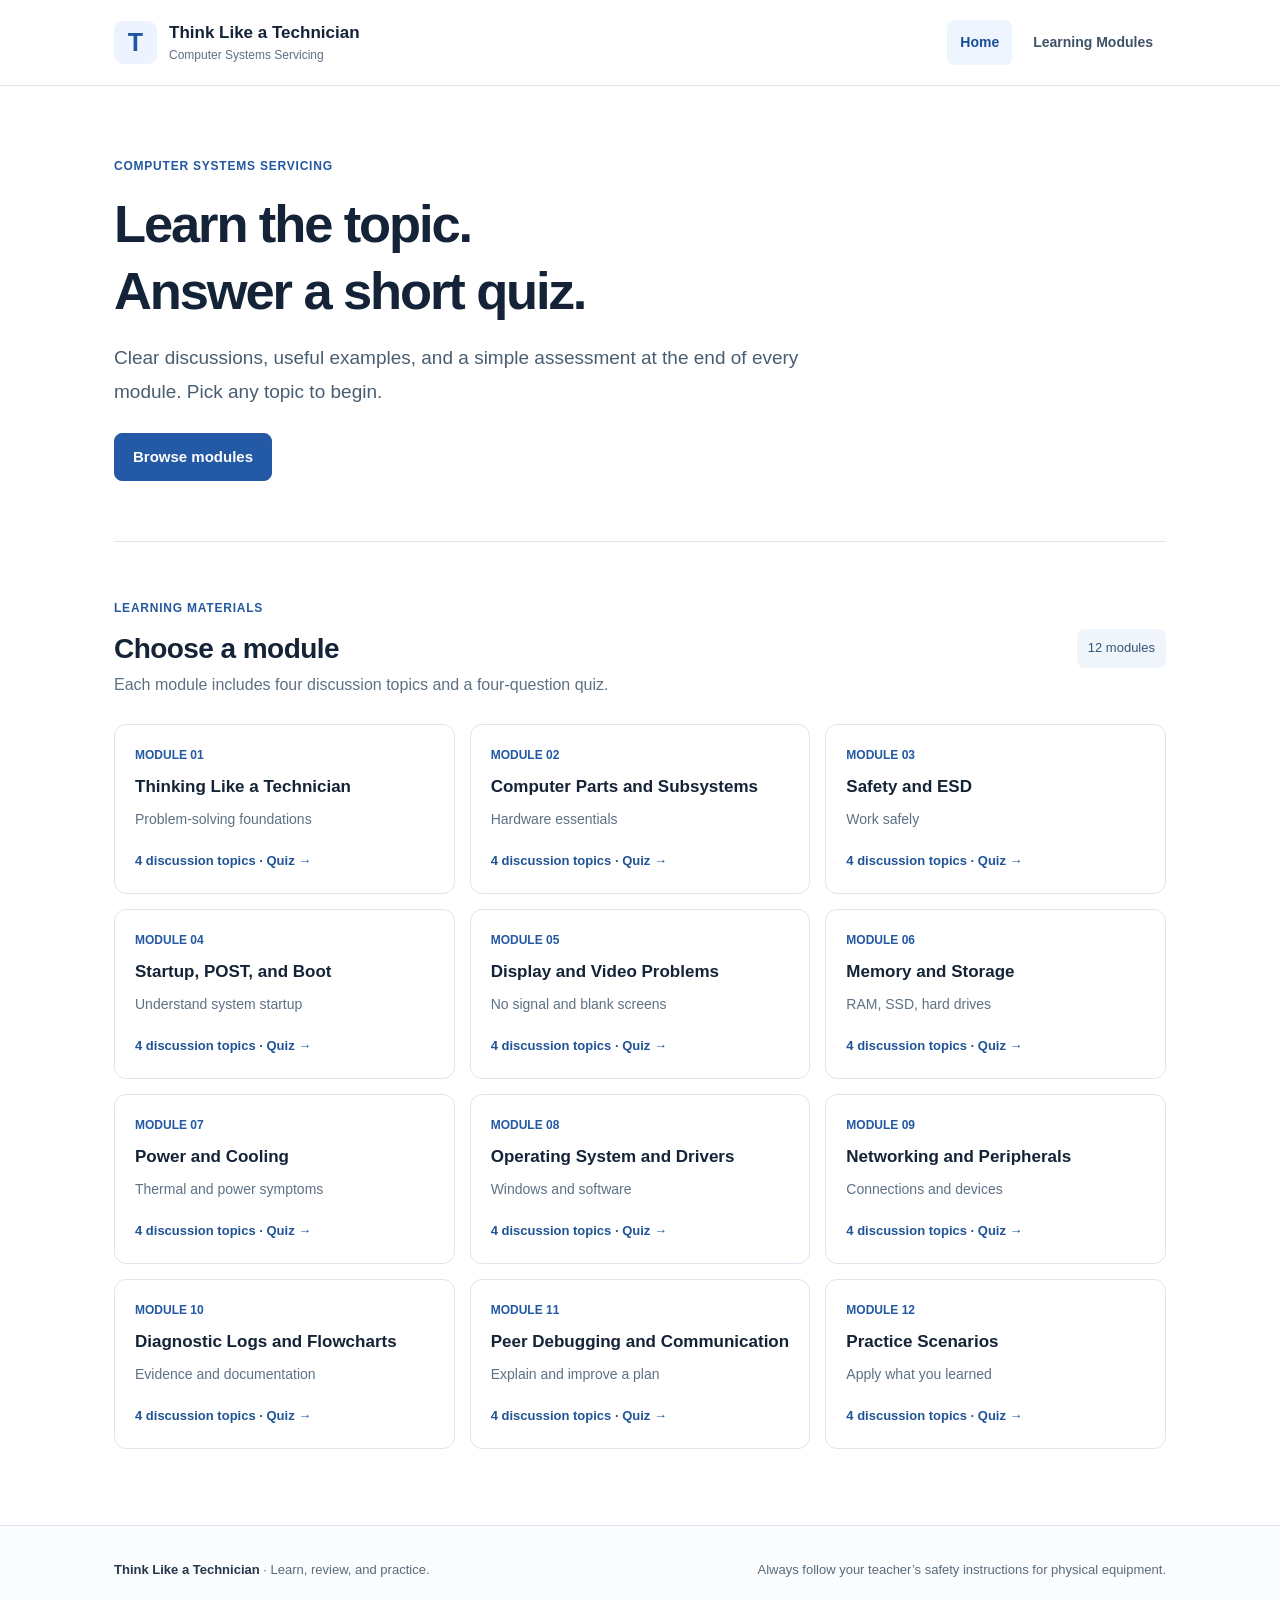
<file: index.html>
<!doctype html>
<html lang="en">
<head>
  <meta charset="utf-8">
  <meta name="viewport" content="width=device-width, initial-scale=1">
  <meta name="theme-color" content="#ffffff">
  <meta name="description" content="Straightforward computer systems servicing discussions with a short quiz after every module.">
  <title>Think Like a Technician | Home</title>
  <link rel="stylesheet" href="styles.css">
  <script src="learn.js" defer></script>
  <script src="home.js" defer></script>
</head>
<body>
  <a class="skip-link" href="#main">Skip to content</a>
  <header class="site-header">
    <div class="container header-inner">
      <a class="brand" href="index.html"><span class="brand-mark" aria-hidden="true">T</span><span>Think Like a Technician<small>Computer Systems Servicing</small></span></a>
      <nav class="main-nav" aria-label="Main navigation"><a href="index.html" aria-current="page">Home</a><a href="learn.html">Learning Modules</a></nav>
    </div>
  </header>
  <main id="main" class="container">
    <section class="hero" aria-labelledby="hero-title">
      <p class="eyebrow">COMPUTER SYSTEMS SERVICING</p>
      <h1 id="hero-title">Learn the topic.<br>Answer a short quiz.</h1>
      <p class="hero-description">Clear discussions, useful examples, and a simple assessment at the end of every module. Pick any topic to begin.</p>
      <a class="button button-primary" href="#modules">Browse modules</a>
    </section>
    <section id="modules" class="section" aria-labelledby="modules-title">
      <div class="section-head"><div><p class="eyebrow">LEARNING MATERIALS</p><h2 id="modules-title">Choose a module</h2><p>Each module includes four discussion topics and a four-question quiz.</p></div><span class="counter" id="module-counter">12 modules</span></div>
      <div id="home-catalog" class="module-grid" aria-live="polite"><p>Loading modules…</p></div>
    </section>
  </main>
  <footer class="site-footer"><div class="container footer-inner"><span><strong>Think Like a Technician</strong> · Learn, review, and practice.</span><span>Always follow your teacher’s safety instructions for physical equipment.</span></div></footer>
</body>
</html>
</file>
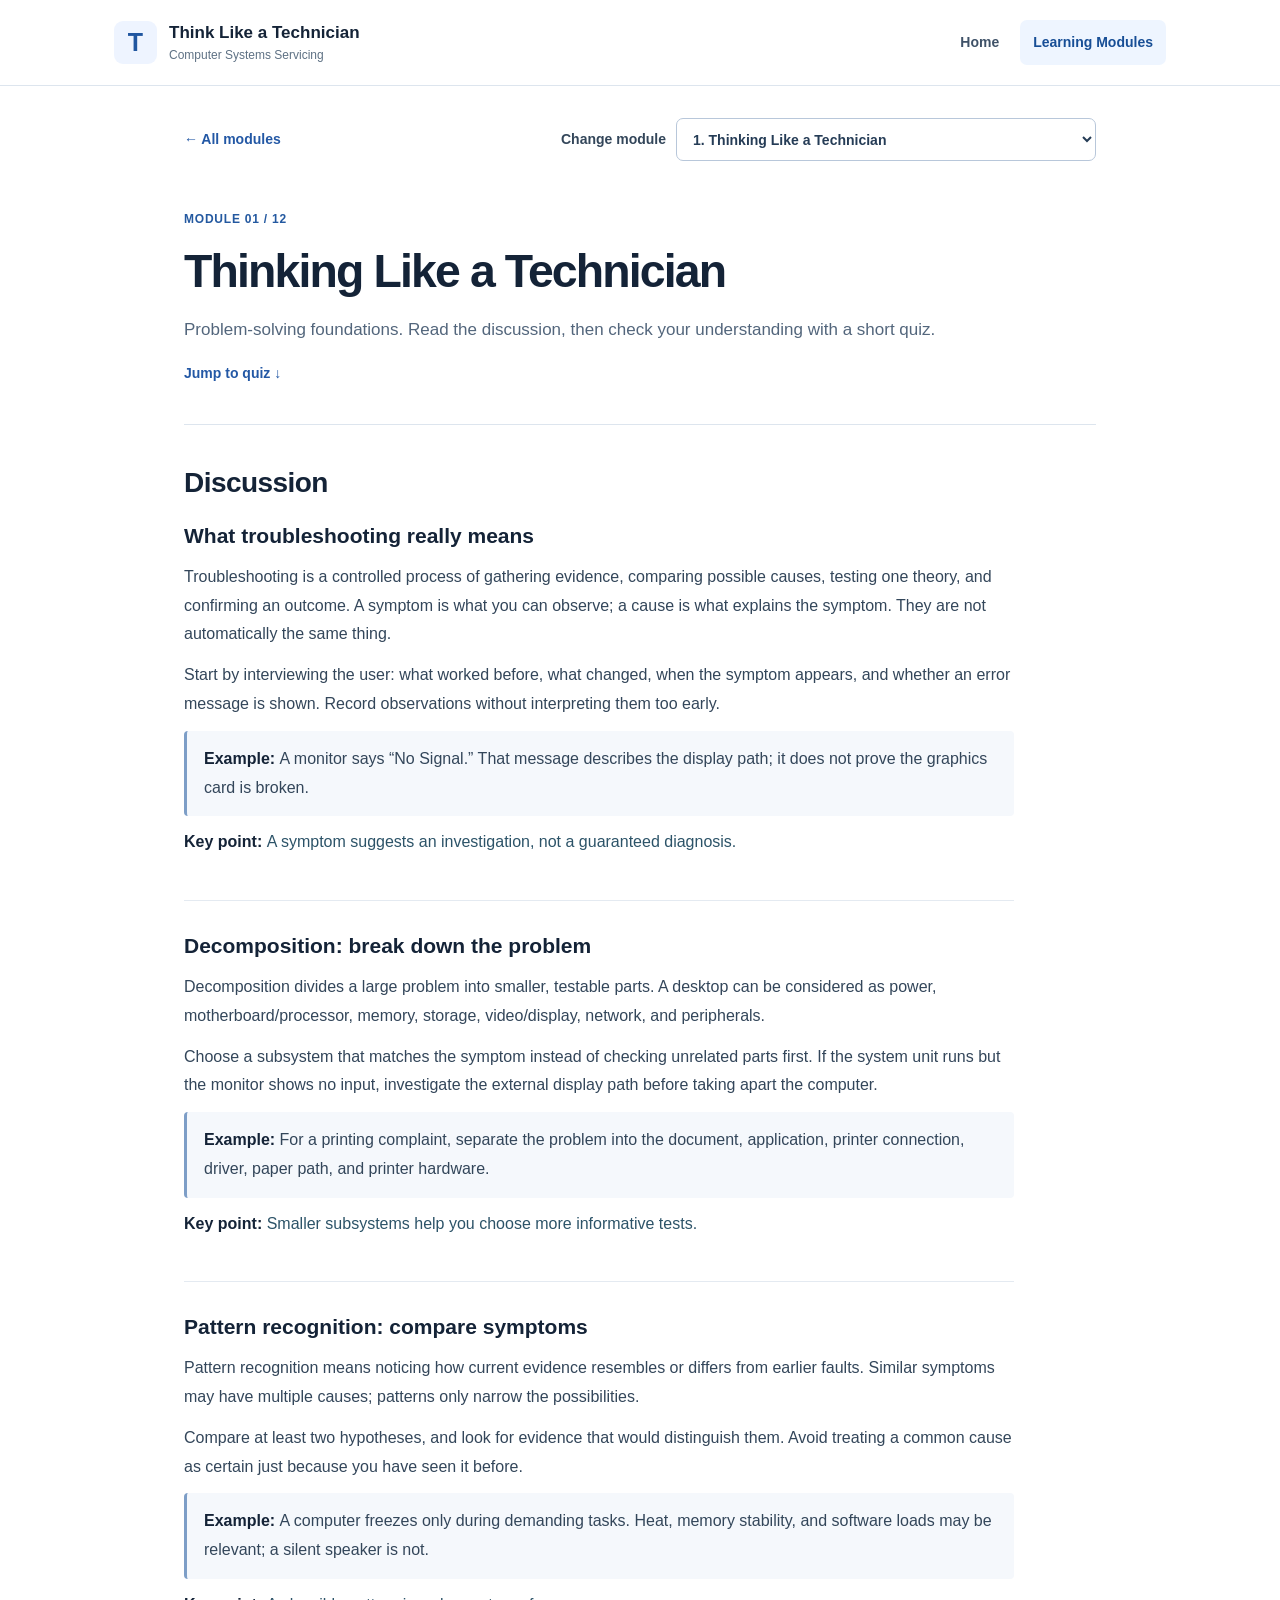
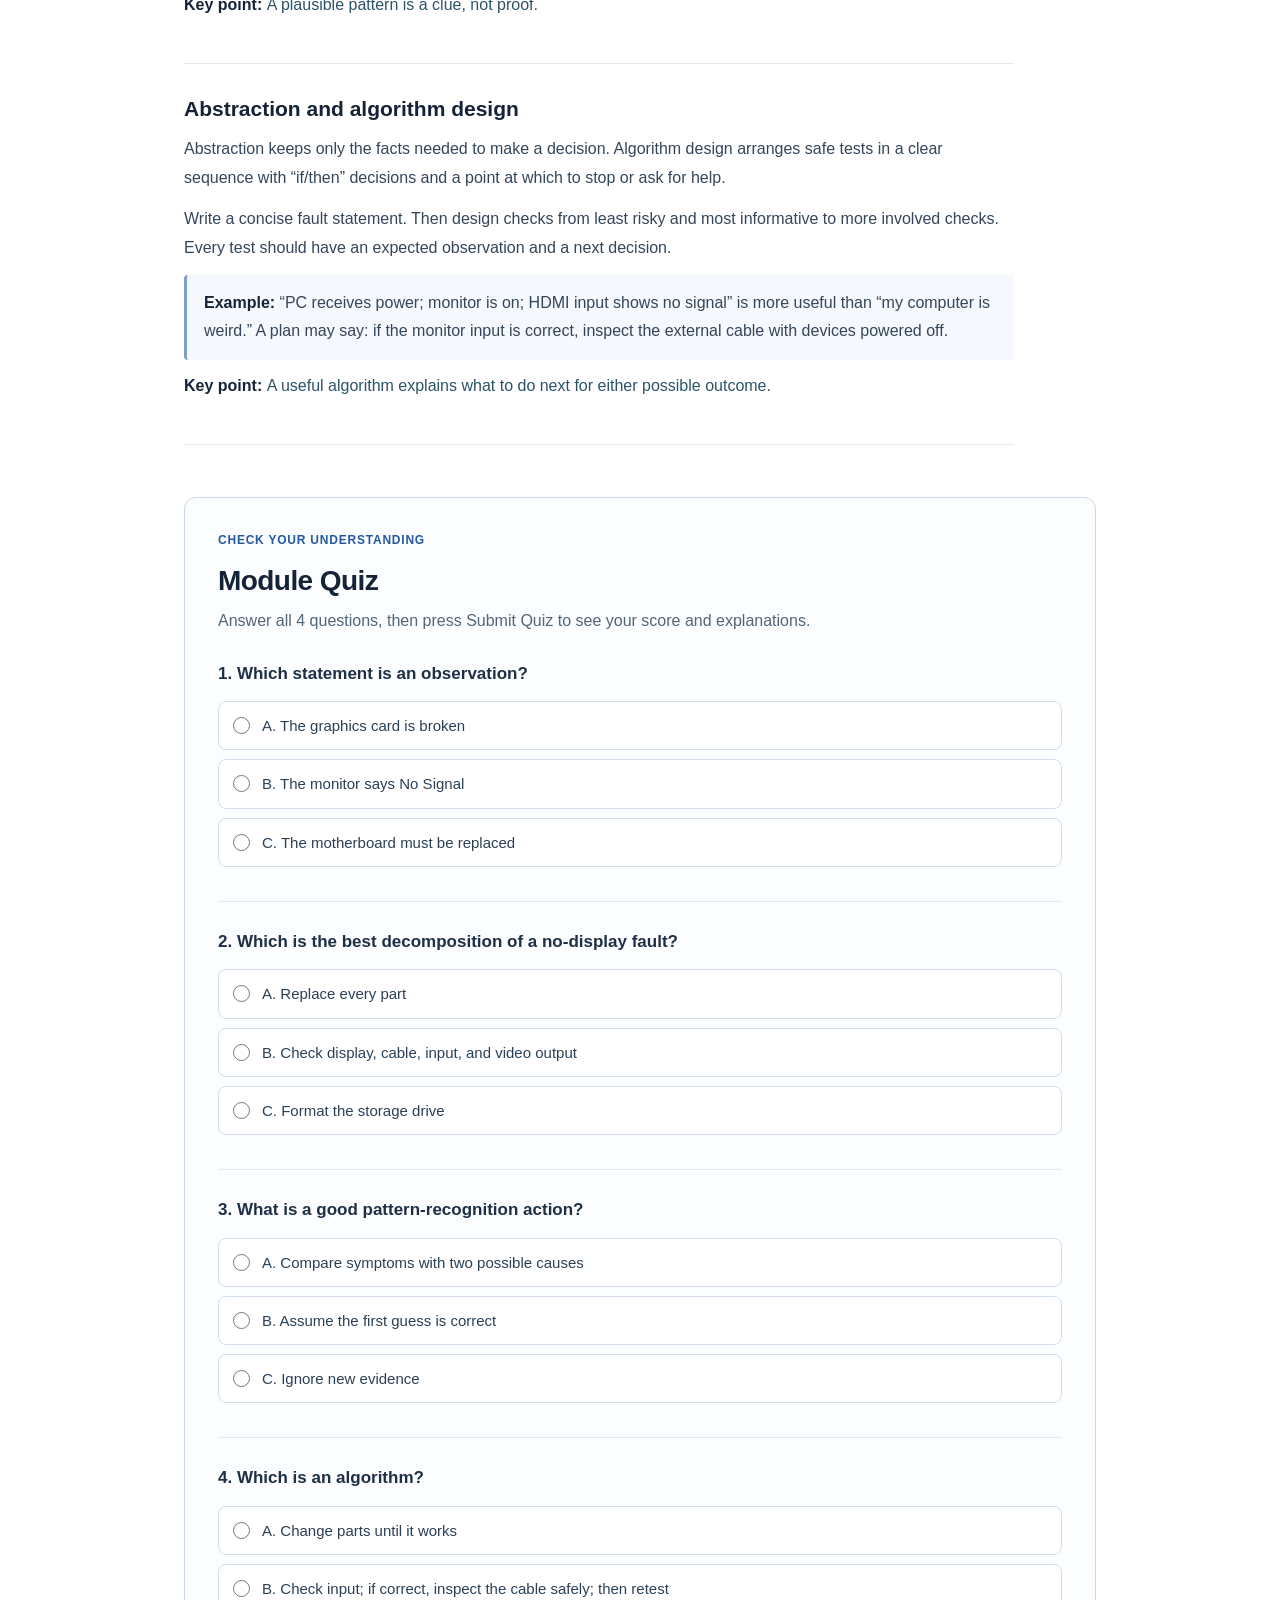
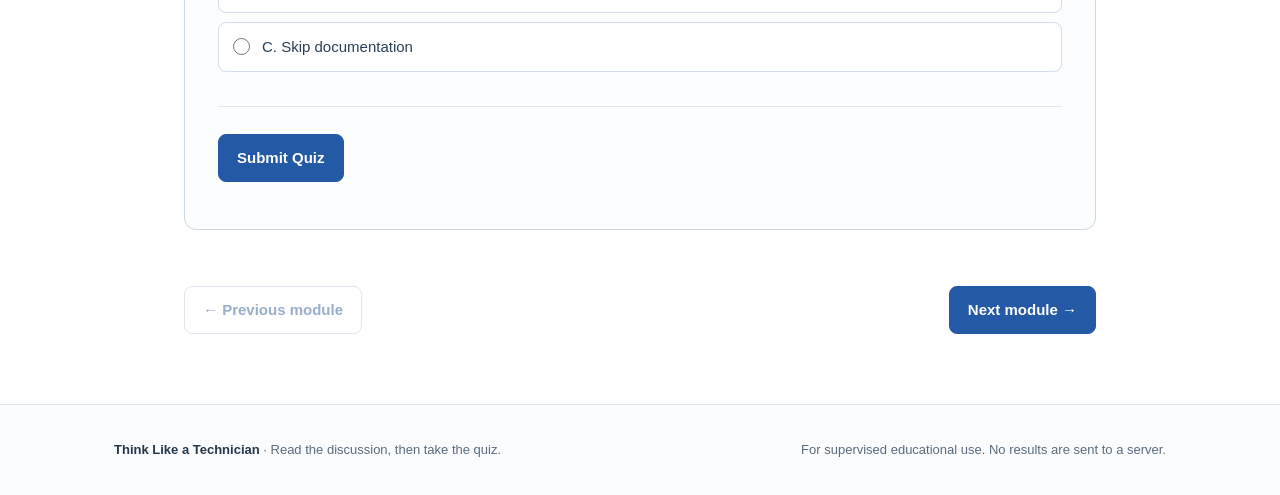
<file: lab.html>
<!doctype html><html lang="en"><head><meta charset="utf-8"><meta name="viewport" content="width=device-width, initial-scale=1"><meta http-equiv="refresh" content="0; url=learn.html"><title>Learning Modules | Think Like a Technician</title><link rel="canonical" href="learn.html"></head><body><p>The activities are now included in the learning modules. <a href="learn.html">Open Learning Modules</a>.</p></body></html>
</file>
<file: styles.css>
:root{--ink:#142337;--text:#33465a;--muted:#5e7184;--line:#dde5ee;--blue:#2358a5;--light:#f5f8fc;--green:#176146}
*{box-sizing:border-box}
html{scroll-behavior:smooth}
body{margin:0;background:#fff;color:var(--text);font:16px/1.75 Arial,"Segoe UI",system-ui,sans-serif}
button,select,input{font:inherit}
button{cursor:pointer}
button:disabled{opacity:.45;cursor:not-allowed}
:focus-visible{outline:3px solid #79abea;outline-offset:3px}
[hidden]{display:none!important}
a{color:var(--blue)}
.container{max-width:1100px;padding:0 24px;margin:auto}
.skip-link{position:absolute;left:-9999px;top:12px;background:white;border:2px solid var(--blue);padding:10px;z-index:10}
.skip-link:focus{left:12px}
.site-header{border-bottom:1px solid var(--line);background:#fff}
.header-inner{min-height:85px;display:flex;justify-content:space-between;align-items:center;gap:25px}
.brand{display:flex;align-items:center;gap:12px;text-decoration:none;color:var(--ink);font-weight:750;font-size:17px;line-height:1.22}
.brand small{display:block;font-weight:400;color:var(--muted);font-size:12px;margin-top:4px}
.brand-mark{width:43px;height:43px;display:grid;place-items:center;flex:0 0 43px;border-radius:9px;background:#eef4ff;color:#2056a0;font-size:25px;font-weight:bold}
.main-nav{display:flex;align-items:center;gap:8px}
.main-nav a{text-decoration:none;color:#3f5268;font-weight:bold;font-size:14px;padding:10px 13px;border-radius:7px}
.main-nav a[aria-current],.main-nav a:hover{color:#174e96;background:#eef5ff}
h1,h2,h3,p{margin-top:0}
h1,h2,h3{color:var(--ink);line-height:1.27}
h1{font-size:clamp(2.2rem,4.1vw,3.45rem);letter-spacing:-.04em}
h2{font-size:1.75rem;letter-spacing:-.02em}
h3{font-size:1.24rem}
.eyebrow{font-size:12px;font-weight:bold;color:#2459a0;letter-spacing:.065em}
.hero{padding:70px 0 60px;border-bottom:1px solid var(--line)}
.hero h1{max-width:720px;margin:14px 0 17px}
.hero-description{font-size:19px;max-width:700px;color:#495d70;margin-bottom:25px}
.button{min-height:45px;border-radius:8px;border:1px solid #b9cadf;padding:10px 18px;text-decoration:none;display:inline-flex;align-items:center;justify-content:center;font-size:15px;font-weight:bold;gap:8px}
.button-primary{background:#2459a6;color:white;border-color:#2459a6}.button-primary:hover{background:#18467e;color:white}
.button-outline{background:white;color:#1d4e90}.button-outline:hover{background:#f0f6ff}
.section{margin:56px 0 76px}.section-head{display:flex;justify-content:space-between;align-items:center;gap:16px;margin-bottom:25px}
.section-head h2{margin:4px 0}.section-head p:not(.eyebrow){color:var(--muted);margin-bottom:0}
.counter{font-size:13px;color:#345577;background:#f0f5fb;padding:8px 11px;border-radius:8px;white-space:nowrap}
.module-grid{display:grid;grid-template-columns:repeat(3,minmax(0,1fr));gap:15px}
.module-card{border:1px solid var(--line);border-radius:12px;min-height:170px;padding:20px;text-decoration:none;display:flex;flex-direction:column;gap:9px;color:var(--ink)}
.module-card:hover{background:#f8fbff;border-color:#8bb0dc;text-decoration:none;transform:translateY(-1px)}
.module-card strong{font-size:17px;line-height:1.4}.module-number{font-size:12px;color:#2359a3;font-weight:bold}.module-desc{color:var(--muted);font-size:14px}
.module-link{color:#215496;font-size:13px;margin-top:auto;font-weight:bold}
.site-footer{background:#fafcfe;border-top:1px solid var(--line);margin-top:60px}
.footer-inner{min-height:90px;display:flex;align-items:center;justify-content:space-between;gap:15px;flex-wrap:wrap;color:#596b7c;font-size:13px}
.footer-inner strong{color:#24374b}
.main-content{max-width:960px;min-height:65vh}
.module-toolbar{display:flex;align-items:center;justify-content:space-between;gap:18px;margin:32px 0 32px}
.text-link{font-weight:bold;text-decoration:none;font-size:14px}.text-link:hover{text-decoration:underline}
.module-toolbar label{display:flex;align-items:center;gap:10px;font-size:14px;font-weight:bold}
.module-toolbar select{min-height:43px;width:min(420px,48vw);padding:8px 12px;border:1px solid #b8c7da;border-radius:7px;color:#253c56;background:white}
.module-header{border-bottom:1px solid var(--line);padding:16px 0 37px;margin-bottom:40px}
.module-header h1{font-size:clamp(2rem,4vw,2.9rem);margin:8px 0 14px}
.module-intro{font-size:17px;color:#53667c;margin:0 0 14px}
.discussion{max-width:830px}.section-label{margin:0 0 23px}
.topic{margin-bottom:32px;padding-bottom:31px;border-bottom:1px solid #e4eaf1}
.topic h3{margin:0 0 13px;font-size:21px}.topic p{font-size:16px;line-height:1.8;margin:0 0 12px}
.topic .example{padding:14px 17px;background:#f5f8fc;border-left:3px solid #7d9ec7;border-radius:4px}
.topic .takeaway{color:#2c5368}.topic strong{color:var(--ink)}
.quiz{scroll-margin-top:20px;margin:52px 0 56px;padding:32px 33px;border:1px solid #cad9e8;border-radius:12px;background:#fcfdff}
.quiz h2{margin:5px 0 8px}.quiz-lead{color:#526679;margin-bottom:26px}
.question{margin:0 0 27px;padding:0 0 25px;border:0;border-bottom:1px solid #e0e7f0;min-width:0}
.question legend{font-size:17px;font-weight:bold;color:#1d3046;margin-bottom:15px;line-height:1.5;padding:0}
.answer-option{display:flex;gap:12px;align-items:flex-start;background:white;border:1px solid #d3deea;border-radius:8px;padding:12px 14px;margin-bottom:9px;cursor:pointer;font-size:15px;color:#2a4057;line-height:1.55}
.answer-option:hover{border-color:#93afd2;background:#f6faff}.answer-option:has(input:checked){border-color:#336eb5;background:#f2f7ff}
.answer-option input{accent-color:#2459a6;flex:0 0 17px;width:17px;height:17px;margin:3px 0 0}
.answer-option.answer-correct{background:#e8f6ee;border-color:#73ae89}.answer-option.answer-incorrect{background:#fff0ef;border-color:#dd918b}
.answer-explanation{padding:11px 14px;margin-top:10px;border-radius:7px;font-size:14px}.answer-explanation.right{background:#e8f6ee;color:#14583d}.answer-explanation.wrong{background:#fff1ef;color:#8b2e25}
.quiz-actions{display:flex;gap:10px;flex-wrap:wrap}.quiz-result{margin-top:15px;font-size:17px;font-weight:bold;color:#263d54}.quiz-warning{color:#9a4f16}.quiz-success{padding:17px;background:#eaf4ff;border:1px solid #a8c7e7;border-radius:8px}
.module-bottom{display:flex;justify-content:space-between;gap:10px;flex-wrap:wrap;margin:45px 0 70px}
@media(max-width:850px){.module-grid{grid-template-columns:repeat(2,minmax(0,1fr))}}
@media(max-width:600px){.container{padding:0 17px}.header-inner{min-height:84px;flex-wrap:wrap;justify-content:center;padding-top:14px;padding-bottom:10px;gap:12px}.main-nav{width:100%;justify-content:center}.hero{padding:49px 0 47px}.hero-description{font-size:17px}.section{margin-top:38px}.section-head{align-items:flex-start}.module-grid{grid-template-columns:1fr}.module-card{min-height:145px}.module-toolbar{flex-direction:column;align-items:stretch}.module-toolbar label{justify-content:space-between}.module-toolbar select{width:min(100%,340px)}.quiz{padding:25px 18px}.quiz h2{font-size:25px}.topic h3{font-size:19px}.footer-inner{padding-top:20px;padding-bottom:20px}}
@media(prefers-reduced-motion:reduce){html{scroll-behavior:auto}*{transition:none!important}}
</file>
